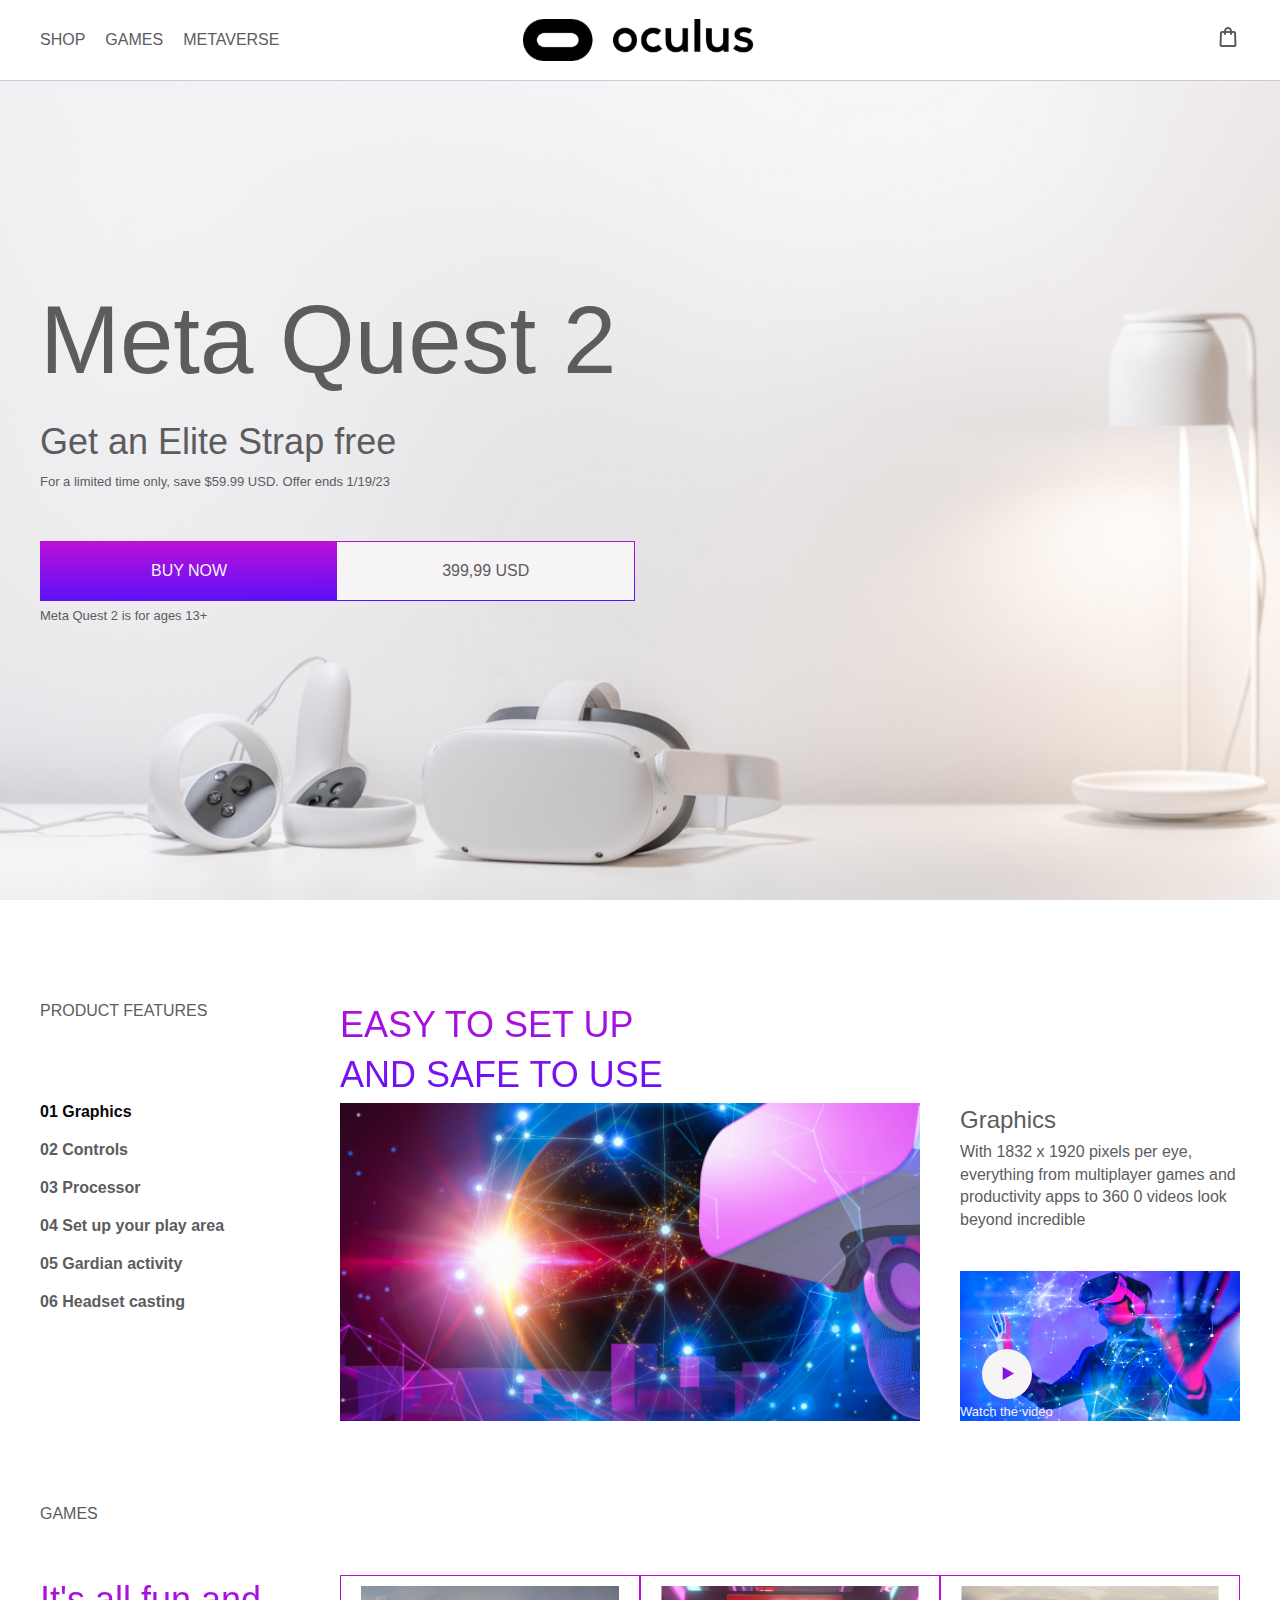
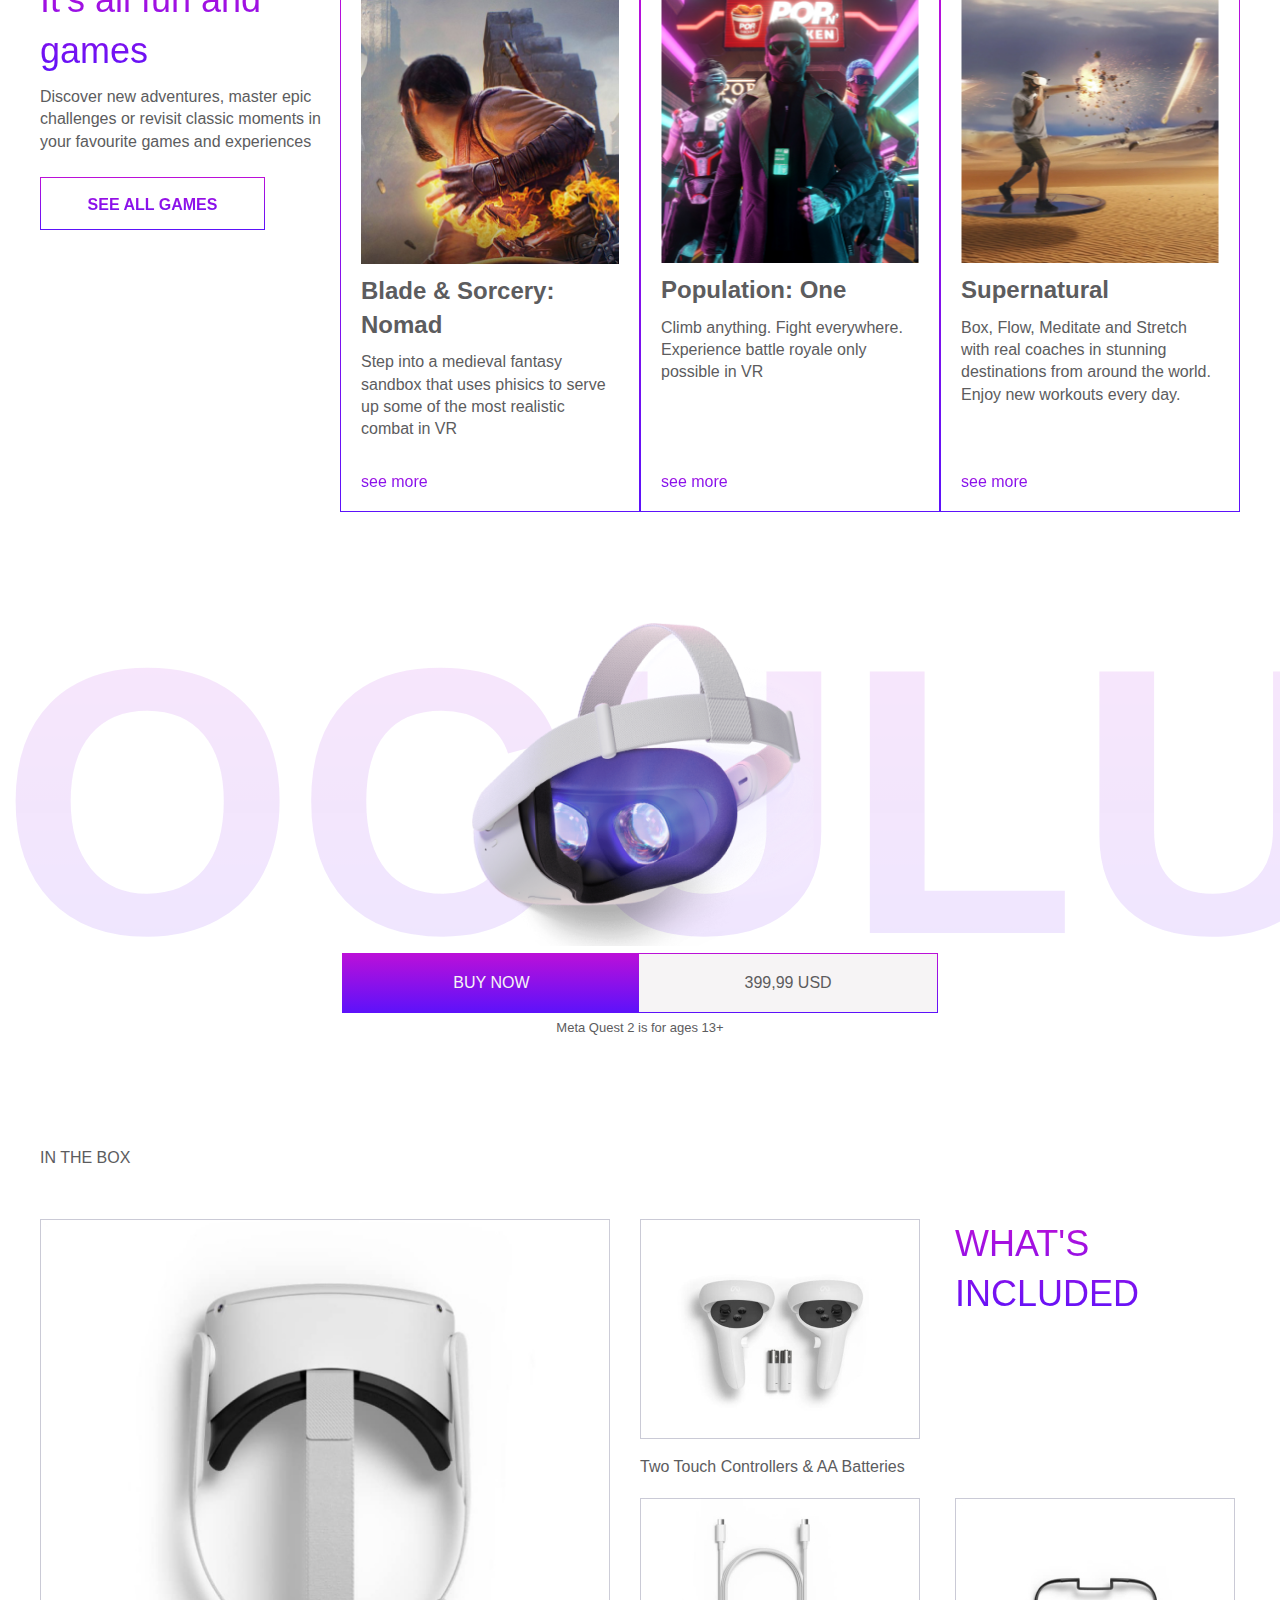
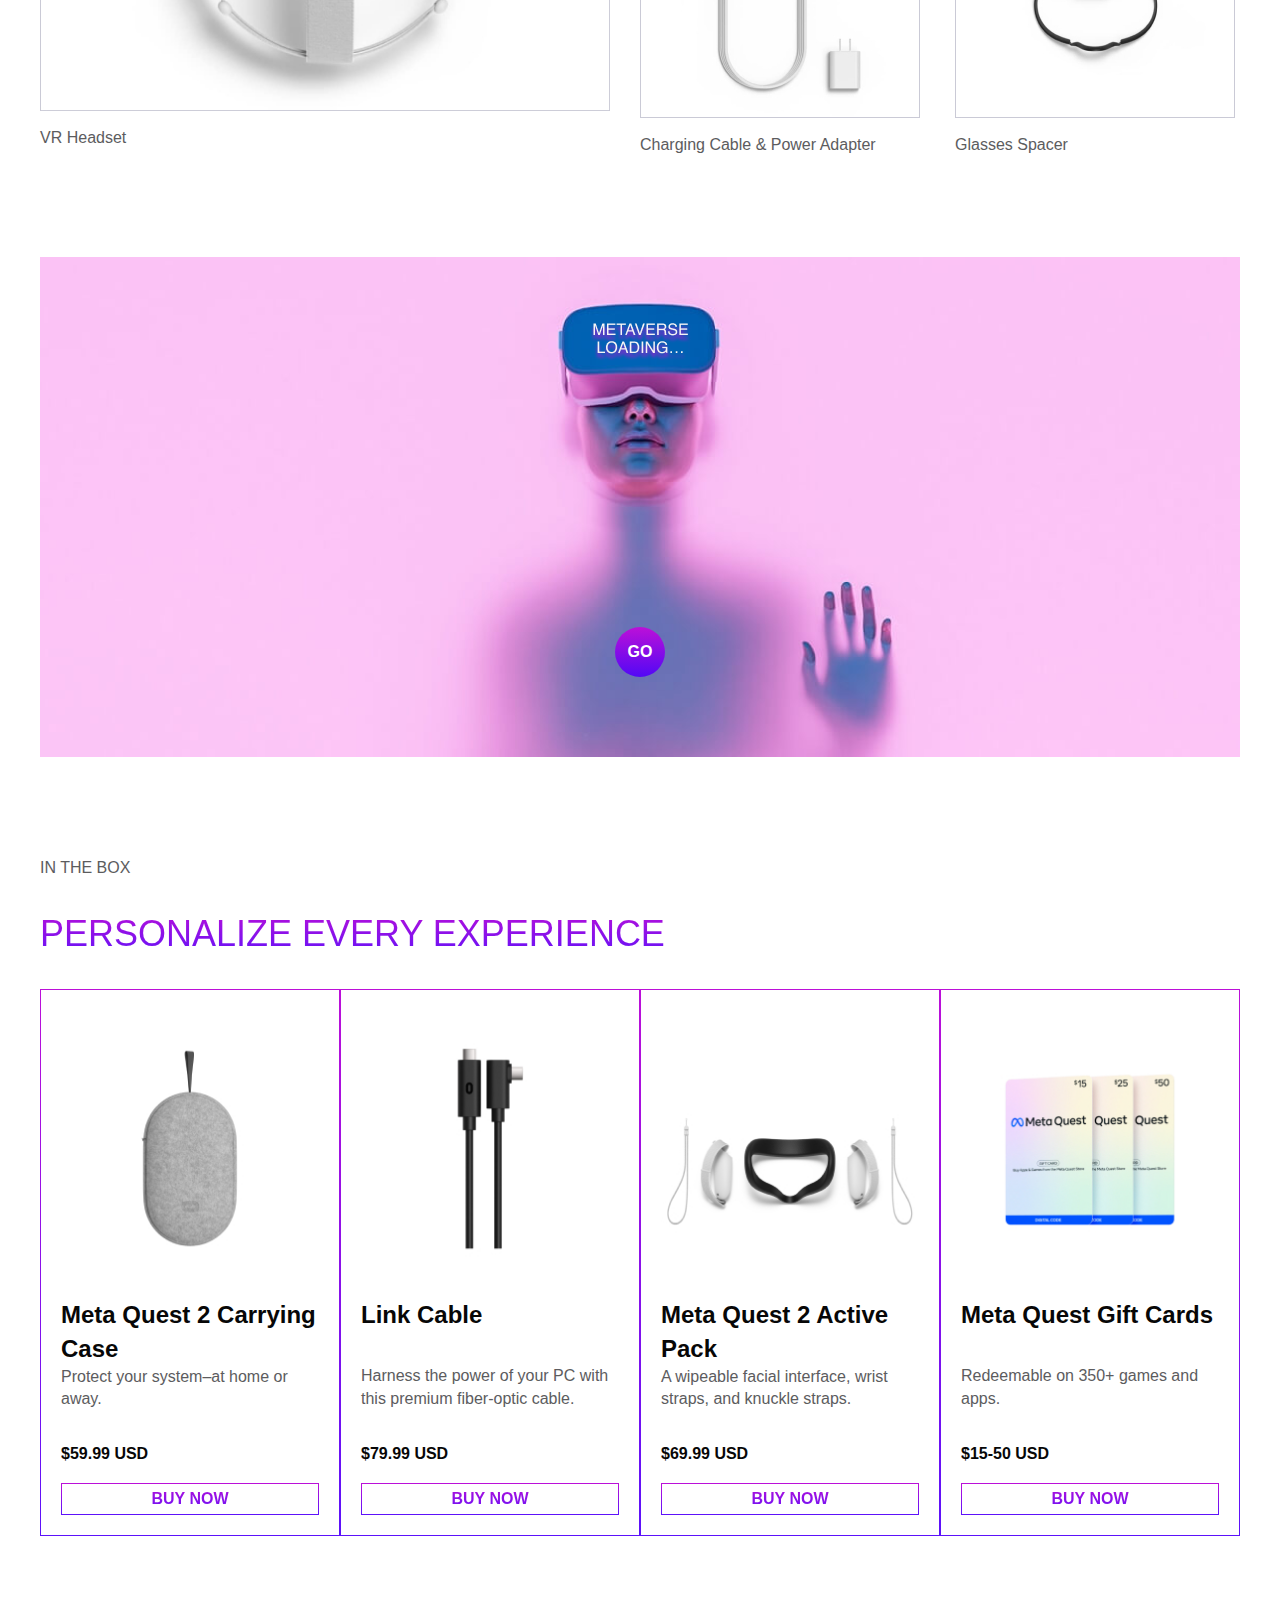
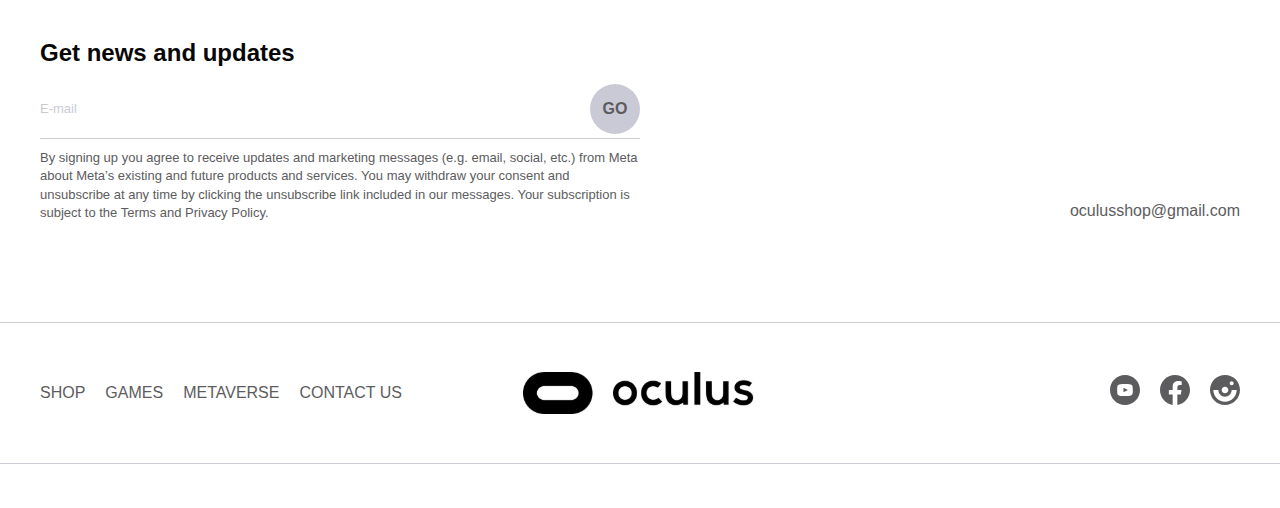
<file: Oculus-Site/index.html>
<!DOCTYPE html>
<html lang="ru">
<head>
  <meta charset="UTF-8">
  <meta name="viewport" content="width=device-width, initial-scale=1.0">
  <meta http-equiv="X-UA-Compatible" content="ie=edge">
  <title>Document</title>
  <link rel="stylesheet" href="css/reset.css">
  <link rel="stylesheet" href="css/style.css">
</head>
<body>
  
    <header class="header">
      <div class="container">
        <nav class="nav">
          <button class="menu-btn">
            <span></span>
            <span></span>
            <span></span>
          </button>
          <ul class="menu">
            <li class="menu__list"><a href="#" class="menu__link">SHOP</a></li>
            <li class="menu__list"><a href="#" class="menu__link">GAMES</a></li>
            <li class="menu__list"><a href="#" class="menu__link">METAVERSE</a></li>
          </ul>
          <a href="#" class="logo">
            <img src="images/logo.svg" alt="logo">
          </a>
          <a href="#" class="basket">
             <img src="images/basket.svg" alt="basket">
             <!-- <span>1</span> -->
          </a>
        </nav>
      </div>
    </header>
    <main class="main">
        <section class="top">
          <div class="container">
            <h1 class="title">Meta Quest 2</h1>
            <p class="subtitle">Get an Elite Strap free</p>
            <p class="top__text">For a limited time only, save $59.99 USD. Offer ends 1/19/23</p>
            <button class="buy-btn">
              <span class="buy-btn__text">BUY NOW</span>
              <span class="buy-btn__price">399,99 USD</span>
            </button>
            <p class="buy__text">Meta Quest 2 is for ages 13+</p>
          </div>
        </section>
        
          <section class="features">
            <div class="container">
            <div class="features__titles">
              <h2 class="features__title section-title">PRODUCT FEATURES</h2>
              <p class="features__text">Easy to set up and safe to use</p>
            </div>
            <div class="tabs">
              <div class="tabs__btn">
                <button class="tabs__btn-item tabs__btn-item--active" data-button="content-1">01 Graphics</button>
                <button class="tabs__btn-item" data-button="content-2">02 Controls</button>
                <button class="tabs__btn-item" data-button="content-3">03 Processor</button>
                <button class="tabs__btn-item" data-button="content-4">04 Set up your play area</button>
                <button class="tabs__btn-item" data-button="content-5">05 Gardian activity</button>
                <button class="tabs__btn-item" data-button="content-6">06 Headset casting</button>

              </div>
              <div class="tabs__content">
                <div class="tabs__content-item tabs__content-item--active" id="content-1">
                  <img src="images/content.jpg" alt="" class="tabs__content-img">
                  <div class="tabs__content-box">
                    <h3>Graphics</h3>
                    <p>With 1832 x 1920 pixels per eye, everything from multiplayer games and productivity apps to 360 0 videos look beyond incredible</p>
                  </div>
                  <div class="video">
                    <button class="video__btn">
                      <img src="images/play.svg" alt="">
                    </button>
                    <span>Watch the video</span>
                  </div>
                </div>
                <div class="tabs__content-item" id="content-2">                  <img src="images/content.jpg" alt="" class="tabs__content-img">
                  <div class="tabs__content-box">
                    <h3>Graphics</h3>
                    <p>With 1832 x 1920 pixels per eye, everything from multiplayer games and productivity apps to 360 0 videos look beyond incredible</p>
                  </div>
                  <div class="video">
                    <button class="video__btn">
                      <img src="images/play.svg" alt="">
                    </button>
                    <span>Watch the video</span>
                  </div></div>
                <div class="tabs__content-item" id="content-3">                  <img src="images/content.jpg" alt="" class="tabs__content-img">
                  <div class="tabs__content-box">
                    <h3>Graphics</h3>
                    <p>With 1832 x 1920 pixels per eye, everything from multiplayer games and productivity apps to 360 0 videos look beyond incredible</p>
                  </div>
                  <div class="video">
                    <button class="video__btn">
                      <img src="images/play.svg" alt="">
                    </button>
                    <span>Watch the video</span>
                  </div></div>
                <div class="tabs__content-item" id="content-4">                  <img src="images/content.jpg" alt="" class="tabs__content-img">
                  <div class="tabs__content-box">
                    <h3>Graphics</h3>
                    <p>With 1832 x 1920 pixels per eye, everything from multiplayer games and productivity apps to 360 0 videos look beyond incredible</p>
                  </div>
                  <div class="video">
                    <button class="video__btn">
                      <img src="images/play.svg" alt="">
                    </button>
                    <span>Watch the video</span>
                  </div></div>
                <div class="tabs__content-item" id="content-5">                  <img src="images/content.jpg" alt="" class="tabs__content-img">
                  <div class="tabs__content-box">
                    <h3>Graphics</h3>
                    <p>With 1832 x 1920 pixels per eye, everything from multiplayer games and productivity apps to 360 0 videos look beyond incredible</p>
                  </div>
                  <div class="video">
                    <button class="video__btn">
                      <img src="images/play.svg" alt="">
                    </button>
                    <span>Watch the video</span>
                  </div></div>
                <div class="tabs__content-item" id="content-6">                  <img src="images/content.jpg" alt="" class="tabs__content-img">
                  <div class="tabs__content-box">
                    <h3>Graphics</h3>
                    <p>With 1832 x 1920 pixels per eye, everything from multiplayer games and productivity apps to 360 0 videos look beyond incredible</p>
                  </div>
                  <div class="video">
                    <button class="video__btn">
                      <img src="images/play.svg" alt="">
                    </button>
                    <span>Watch the video</span>
                  </div>
                </div>
              </div>
            </div>
          </div>
          </section>
            
          <section class="game">
            <div class="container">
              <h2 class="section-title game__title">GAMES</h2>
              <div class="game__inner">
                <div class="game__descr">
                  <p class="game__descr-title">
                    It's all fun and games
                  </p>
                  <p class="game__descr-text">
                    Discover new adventures, master epic challenges or revisit classic moments in your favourite games and experiences
                  </p>
                  <a href="#" class="game__link">SEE ALL GAMES</a>
                </div>

                <div class="game__item">
                  <img src="images/game-1.jpg" alt="" class="game__item-img">
                  <h3 class="game__item-title">Blade & Sorcery: Nomad</h3>
                  <p class="game__item-text">
                    Step into a medieval fantasy sandbox that uses phisics to serve up some of the most realistic combat in VR
                  </p>
                  <a href="#" class="game__item-link">see more</a>
                </div>
                <div class="game__item">
                  <img src="images/game-2.jpg" alt="" class="game__item-img">
                  <h3 class="game__item-title">Population: One</h3>
                  <p class="game__item-text">
                    Climb anything. Fight everywhere. Experience battle royale only possible in VR
                  </p>
                  <a href="#" class="game__item-link">see more</a>
                </div>
                <div class="game__item">
                  <img src="images/game-3.jpg" alt="" class="game__item-img">
                  <h3 class="game__item-title">Supernatural</h3>
                  <p class="game__item-text">
                    Box, Flow, Meditate and Stretch with real coaches in stunning destinations from around the world. Enjoy new workouts every day.
                  </p>
                  <a href="#" class="game__item-link">see more</a>
                </div>
              </div>
            </div>
          </section>
          
            <div class="buy">
              <p class="buy__bg">OCULUS</p>
              <img src="images/oculus.png" alt="" class="buy_img">
              <button class="buy-btn">
                <span class="buy-btn__text">BUY NOW</span>
                <span class="buy-btn__price">399,99 USD</span>
              </button>
              <p class="buy__text">Meta Quest 2 is for ages 13+</p>
            </div>
            
            <section class="equipment">
              <div class="container">
                <h2 class="equipment__title section-title">IN THE BOX</h2>
                  <div class="equipment__box">
                    <div class="equipment__box-item equipment__box-item--one">
                      <img src="images/eq1.jpg" alt="" class="equipment__box-img">
                     <p class="equipment__box-text">
                      VR Headset
                     </p>
                    </div>
                    <div class="equipment__box-item">
                      <img src="images/eq2.jpg" alt="" class="equipment__box-img">
                     <p class="equipment__box-text">
                      Two Touch Controllers & AA Batteries
                     </p>
                    </div>
                    <div class="equipment__box-item">
                     <p class="equipment__box-title">
                      What's included
                     </p>
                    </div>
                    <div class="equipment__box-item">
                      <img src="images/eq3.jpg" alt="" class="equipment__box-img">
                     <p class="equipment__box-text">
                      Charging Cable & Power Adapter
                     </p>
                    </div>
                    <div class="equipment__box-item">
                      <img src="images/eq4.jpg" alt="" class="equipment__box-img">
                     <p class="equipment__box-text">
                      Glasses Spacer
                     </p>
                    </div>
                  </div>
              </div>
        </section>
        
        <div class="promo">
          <div class="container">
            <div class="promo__inner">
          <button class="promo__btn">GO</button>
            </div>
          </div>
        </div>
        
        <section class="accessories">
          <div class="container">
            <h2 class="accessories__title section-title">IN THE BOX</h2>
            <p class="accessories__text">
              Personalize every experience
            </p>
              <div class="accessories__items">
                <div class="accessories__item">
                  <img src="images/acc1.jpg" alt="" class="accessories__item-img">
                  <h3 class="accessories__item-title">
                    Meta Quest 2 Carrying Case
                  </h3>
                  <p class="accessories__item-text">
                    Protect your system–at home or away.
                  </p>
                  <p class="accessories__item-prise">
                    $59.99 USD
                  </p>
                  <button class="accessories__item-btn">
                    BUY NOW
                  </button>
                </div>
                <div class="accessories__item">
                  <img src="images/acc2.jpg" alt="" class="accessories__item-img">
                  <h3 class="accessories__item-title">
                    Link Cable
                  </h3>
                  <p class="accessories__item-text">
                    Harness the power of your PC with this premium fiber-optic cable.
                  </p>
                  <p class="accessories__item-prise">
                    $79.99 USD
                  </p>
                  <button class="accessories__item-btn">
                    BUY NOW
                  </button>
                </div>
                <div class="accessories__item">
                  <img src="images/acc3.jpg" alt="" class="accessories__item-img">
                  <h3 class="accessories__item-title">
                    Meta Quest 2 Active Pack
                  </h3>
                  <p class="accessories__item-text">
                    A wipeable facial interface, wrist straps, and knuckle straps.
                  </p>
                  <p class="accessories__item-prise">
                    $69.99 USD
                  </p>
                  <button class="accessories__item-btn">
                    BUY NOW
                  </button>
                </div>
                <div class="accessories__item">
                  <img src="images/acc4.jpg" alt="" class="accessories__item-img">
                  <h3 class="accessories__item-title">
                    Meta Quest Gift Cards
                  </h3>
                  <p class="accessories__item-text">
                    Redeemable on 350+ games and apps.
                  </p>
                  <p class="accessories__item-prise">
                    $15-50 USD
                  </p>
                  <button class="accessories__item-btn">
                    BUY NOW
                  </button>
                </div>
              </div>
          </div>
        </section>
        
        <section class="contacts">
          <div class="container">
            <h2 class="contacts__title">
              Get news and updates
            </h2>
            <div class="contacts__inner">
              <div class="contacts__form">
                <form class="form">
                  <input class="form__input" type="text" placeholder="E-mail">
                  <button class="form__btn" type="submit">go</button>
                </form>
                <p class="contacts__text">
                  By signing up you agree to receive updates and marketing messages (e.g. email, social, etc.) from Meta about Meta’s existing and future products and services.
                  You may withdraw your consent and unsubscribe at any time by clicking the unsubscribe link included in our messages.
                  Your subscription is subject to the Terms and Privacy Policy.
                </p>
              </div>
              <a href="mailto:oculusshop@gmail.com" class="contacts__email">oculusshop@gmail.com</a>
            </div>
          </div>
        </section>
      </main>
      <footer class="footer">
        <div class="container">
          <nav class="nav">
            <ul class="menu">
              <li class="menu__list"><a href="#" class="menu__list">SHOP</a></li>
              <li class="menu__list"><a href="#" class="menu__link">GAMES</a></li>
              <li class="menu__list"><a href="#" class="menu__link">METAVERSE</a></li>
              <li class="menu__list"><a href="#" class="menu__link">CONTACT US</a></li>
            </ul>
            <a href="#" class="logo">
              <img src="images/logo.svg" alt="logo">
            </a>
            <ul class="social">
               <li class="social__item">
                <a href="#" class="social__link">
                  <img src="images/youtube.svg" alt="">
                </a>
               </li>
               <li class="social__item">
                <a href="#" class="social__link">
                  <img src="images/facebook.svg" alt="">
                </a>
               </li>
               <li class="social__item">
                <a href="#" class="social__link">
                  <img src="images/instagram.svg" alt="">
                </a>
               </li>
            </ul>
          </nav>
        </div>
      </footer>



  <script src="js/main.js"></script>
</body>
</html>


<!-- https://www.youtube.com/watch?v=pIr6ACmdof4&t=6s -->
</file>
<file: Oculus-Site/css/style.css>
@font-face {
  font-family: 'Helvetica', sans-serif;
  src: url(../fonts/helvetica.woff2);
  font-style: normal;
  font-weight: 400;
}

@font-face {
  font-family: 'Helvetica-Bold', sans-serif;
  src: url(../fonts/helvetica-bold.woff2);
  font-style: normal;
  font-weight: 700;
}

html{
  box-sizing: border-box;
}

*,
*::before,
*::after{
  box-sizing: inherit;
}

a{
  color: inherit;
  text-decoration: none;
}

li{
  list-style: none;
}

img{
  max-width: 100%;
}

button {
  color: inherit;
  font-size: inherit;
  background-color: transparent;
  border: none;
  cursor: pointer;
  font-family: inherit;
  padding: 0;
}

.container {
  max-width: 1220px;
  padding: 0 10px;
  margin: 0 auto;
}

.section-title {
  text-transform: uppercase;
  font-weight: 400;
}

body {
  font-family: 'Helvetica', sans-serif;
  font-weight: 400;
  font-size: 16px;
  line-height: 1.4;
  color: #5c5c5e;
  min-width: 320px;
  overflow-x: hidden;
}

.header {
  border-bottom: 1px solid #CACAD6;
}

.nav {
  display: grid;
  grid-template-columns: repeat(3, 1fr);
  align-items: center;
  height: 80px;
}

.menu-btn {
  display: none;
  width: 40px;
  height: 30px;
  flex-direction: column;
  justify-content: space-between;
}

.menu-btn span {
  width: 100%;
  height: 2px;
  background-color: #000;
}

.menu {
  display: flex;
  gap: 0 20px;
}

.logo {
  justify-self: center;
  display: flex;
  gap: 0 20px;
}

.basket {
  position: relative;
  justify-self: end;
}

.basket span {
  font-size: 11px;
  width: 15px;
  height: 15px;
  background-color: #000;
  border-radius: 50%;
  color: #fff;
  position: absolute;
  display: flex;
  align-items: center;
  justify-content: center;
  bottom: 0;
  right: -2px;
}

.top {
  min-height: calc(100vh - 81px);
  background-image: url(../images/top-bg.jpg);
  background-repeat: no-repeat;
  background-size: cover;
  background-position: bottom center;
}

.title {
  padding-top: 16%;
  font-size: 96px;
  margin-bottom: 10px;
  font-weight: 400;
}

.subtitle {
  font-size: 36px;
  margin-bottom: 5px;
}

.top__text {
  font-size: 13px;
  margin-bottom: 50px;
}

.buy__text {
  padding-top: 6px;
  font-size: 13px;
}

.buy-btn {
  cursor: pointer;
  border: none;
  background: linear-gradient(180deg, #BC10D8 0%, rgba(80, 0, 250, 0.93) 100%);
  display: flex;
  padding: 0;
  text-transform: uppercase;
  padding: 1px;
}

.buy-btn__text {
  color: #f6f4f5;
  padding: 20px 110px;
  text-transform: uppercase;
}

.buy-btn__price {
  background-color: #f6f4f5;
  padding: 20px 105px;
}

.features {
  padding: 100px 0;
}

.features__titles {
  display: flex;
}

.features__title {
  flex-basis: 300px;
  padding-right: 20px;
}

.features__text {
  max-width: 330px;
  text-transform: uppercase;
  font-size: 36px;
  margin-bottom: 2px;
  background: linear-gradient(180deg, #BC10D8 0%, rgba(80, 0, 250, 0.93) 100%);
  -webkit-background-clip: text;
  -webkit-text-fill-color: transparent;
}

.tabs {
  display: grid;
  grid-template-columns: 300px auto;
}

.tabs__btn {
  display: flex;
  flex-direction: column;
  align-items: start;
}

.tabs__btn-item {
  font-weight: 700;
  margin-bottom: 20px;
}

.tabs__btn-item--active {
  color: #070707;
}

.tabs__content {
  position: relative;
  min-height: 300px;
}

.tabs__content-item {
  display: grid;
  grid-template-columns: auto 280px;
  grid-template-rows: auto 150px;
  gap: 40px;
  opacity: 0;
  position: absolute;
  transition: opacity .3s ease;
}

.tabs__content-item--active {
  opacity: 1;
}

.tabs__content-img {
  grid-row: 1/-1;
  align-self: stretch;
  object-fit: cover;
}

.tabs__content-item h3 {
  font-weight: 400;
  font-size: 24px;
  margin-bottom: 5px;
}

.video {
  width: 280px;
  height: 150px;
  background-image: url(../images/content-bg.jpg);
  background-repeat: no-repeat;
  background-position: center;
  background-size: cover;
  display: flex;
  flex-direction: column;
  justify-content: end;
  align-items: start;
}

.video__btn {
  margin-left: 22px;
}

.video span {
  font-size: 13px;
  color: #f6f4f5;
}

.game {
  margin-bottom: 100px;
}

.game__title {
  margin-bottom: 50px;
}

.game__inner {
  display: grid;
  grid-template-columns: repeat(4, 1fr);
}

.game__descr {
  padding-right: 10px;
}

.game__descr-title {
background: var(--gradient, linear-gradient(180deg, #BC10D8 0%, rgba(80, 0, 250, 0.93) 100%));
background-clip: text;
-webkit-background-clip: text;
-webkit-text-fill-color: transparent;
font-size: 36px;
margin-bottom: 10px;
}

.game__descr-text {
  margin-bottom: 24px;
}

.game__link {
  display: inline-block;
  background: var(--gradient, linear-gradient(180deg, #BC10D8 0%, rgba(80, 0, 250, 0.93) 100%));
background-clip: text;
-webkit-background-clip: text;
-webkit-text-fill-color: transparent;
font-weight: 700;
text-transform: uppercase;
padding: 16px 15px 12px;
width: 225px;
text-align: center;
border: 1px solid;
border-image: var(--gradient, linear-gradient(180deg, #BC10D8 0%, rgba(80, 0, 250, 0.93) 100%) 1);
}

.game__item {
  border: 1px solid;
  border-image: var(--gradient, linear-gradient(180deg, #BC10D8 0%, rgba(80, 0, 250, 0.93) 100%) 1);
  padding: 10px 20px 18px;
  display: flex;
  flex-direction: column;
}

.game__item-img {
  margin-bottom: 10px;
}

.game__item-title {
  font-size: 24px;
  margin-bottom: 10px;
}

.game__item-text {
  margin-bottom: 30px;
}

.game__item-link {
  background: var(--gradient, linear-gradient(180deg, #BC10D8 0%, rgba(80, 0, 250, 0.93) 100%));
background-clip: text;
-webkit-background-clip: text;
-webkit-text-fill-color: transparent;
  margin-top: auto;
}

.buy {
  margin-bottom: 110px;
  text-align: center;
  position: relative;
  overflow-x: hidden;
}

.buy__img {
  margin-bottom: 30px;
}

.buy .buy-btn {
  margin: 0 auto;
}

.buy__bg {
  opacity: 0.1;
background: var(--gradient, linear-gradient(180deg, #BC10D8 0%, rgba(80, 0, 250, 0.93) 100%));
background-clip: text;
-webkit-background-clip: text;
-webkit-text-fill-color: transparent;

/* H00 */
font-weight: 700;
font-size: 380px;
line-height: 380px;
position: absolute;
z-index: -1;
animation: line-text 6s linear 1s infinite;
}

@keyframes line-text {
  from{
    transform: translateX(115%);
    transform-origin: left center;
  }
  to{
    transform: translateX(-115%);
    transform-origin: right center;
  }
}

.equipment{
  margin-bottom: 100px;
}

.equipment__title{
  margin-bottom: 50px;
}

.equipment__box{
  display: grid;
  grid-template-columns: 2fr 1fr 1fr;
  grid-template-rows: repeat(2, 1fr);
  gap: 20px 30px;
}

.equipment__box-img{
  margin-bottom: 10px;
}

.equipment__box-title{
  background: var(--gradient, linear-gradient(180deg, #BC10D8 0%, rgba(80, 0, 250, 0.93) 100%));
background-clip: text;
-webkit-background-clip: text;
-webkit-text-fill-color: transparent;
font-size: 36px;
line-height: 50px;
text-transform: uppercase;
}

.equipment__box-item--one{
  grid-row: 1/-1;
}

.promo{
  margin-bottom: 100px;
}

.promo__inner{
  background-image: url(../images/promo.jpg);
  min-height: 500px;
  background-size: cover;
  background-repeat: no-repeat;
  background-position: center;
  text-align: center;
  position: relative;
}

.promo__btn{
  font-weight: 700;
  color: #ffffff;
  background: var(--gradient, linear-gradient(180deg, #BC10D8 0%, rgba(80, 0, 250, 0.93) 100%));
  border-radius: 50%;
  width: 50px;
  height: 50px;
  display: flex;
  justify-content: center;
  align-items: center;
  position: absolute;
  bottom: 80px;
  left: 0;
  right: 0;
  margin: 0 auto;
}

.accessories {
  margin-bottom: 100px;
}

.accessories__title {
  margin-bottom: 30px;
}

.accessories__text {
  margin-bottom: 30px;
  background: var(--gradient, linear-gradient(180deg, #BC10D8 0%, rgba(80, 0, 250, 0.93) 100%));
  background-clip: text;
  -webkit-background-clip: text;
  -webkit-text-fill-color: transparent;
  font-size: 36px;
  text-transform: uppercase;
}

.accessories__items {
  display: grid;
  grid-template-columns: repeat(4, 1fr);
}

.accessories__item {
  padding: 20px;
  border: 1px solid;
  border-image: var(--gradient, linear-gradient(180deg, #BC10D8 0%, rgba(80, 0, 250, 0.93) 100%) 1);
  display: flex;
  flex-direction: column;
  justify-content: space-between;
}

.accessories__item-img {
  margin-bottom: 10px;
}

.accessories__item-title {
  font-size: 24px;
  color: #070707;
  min-height: 67px;
}

.accessories__item-text {
  margin-bottom: 35px;
  margin-top: auto;
}

.accessories__item-prise {
  font-weight: 700;
  line-height: 18px;
  color: #070707;
  margin-bottom: 20px;
  margin-bottom: 20px;
  margin-top: auto;
}

.accessories__item-btn {
  border: 1px solid;
  border-image: var(--gradient, linear-gradient(180deg, #BC10D8 0%, rgba(80, 0, 250, 0.93) 100%) 1);
  padding: 6px;
  font-weight: 700;
  background: var(--gradient, linear-gradient(180deg, #BC10D8 0%, rgba(80, 0, 250, 0.93) 100%));
  background-clip: text;
  -webkit-background-clip: text;
  -webkit-text-fill-color: transparent;
  text-align: center;
  width: 100%;
}

.contacts {
  margin-bottom: 100px;
}

.contacts__title {
  font-size: 24px;
  line-height: 33px;
  color: #070707;
  margin-bottom: 10px;
}

.contacts__inner {
  display: flex;
  justify-content: space-between;
  align-items: end;
}

.contacts__form {
  flex-basis: 600px;
}

.contacts__text {
  font-size: 13px;
}

.form {
  margin-bottom: 10px;
  position: relative;
}

.form__input {
  width: 100%;
  border: none;
  border-bottom: 1px solid #cacad6;
  padding: 22px 70px 22px 0;
}

.form__input::placeholder {
  font-family: 'Helvetica';
  font-style: normal;
  font-weight: 400;
  font-size: 13px;
  line-height: 18px;
  color: #cacad6;
}

.form__btn {
  width: 50px;
  height: 50px;
  background-color: #cacad6;
  text-transform: uppercase;
  font-weight: 700;
  color: #5c5c5e;
  border-radius: 50%;
  position: absolute;
  right: 0;
  bottom: 5px;
}

.footer {
  border-top: 1px solid #cacad6;
  border-bottom: 1px solid #cacad6;
  margin-bottom: 44px;
  padding: 30px 0;
}

.social {
  display: flex;
  gap: 20px;
  justify-self: end;
}

@media (max-width:1140px) {
  .footer .menu {
    display: none;
  }
  .footer .nav {
    display: flex;
    justify-content: space-between;
  }
}

@media (max-width:992px) {
  .tabs {
   display: block;
  }
  .tabs__btn {
    display: block;
    column-count: 2;
  }
  .tabs__btn-item {
    display: block;
  }
  .game__inner {
    grid-template-columns: repeat(2, 1fr);
    gap: 25px;
  }
  .accessories__items {
    display: grid;
    grid-template-columns: repeat(2, 1fr);
    gap: 30px;
  }
}

@media (max-width:820px) {
  .equipment__box {
   grid-template-columns: 1fr 1fr 1fr;
  }
  .contacts__inner {
    display: block;
  }
  .contacts__form {
    margin-bottom: 20px;
  }
  .menu-btn {
    display: flex;
  }
  .menu {
    transform: translateX(-100%);
    transition: transform 1s;
    position: absolute;
    top: 80px;
    left: 0;
    right: 0;
    width: 320px;
    background-color: #000;
    color: #fff;
    padding: 100px 0;
    flex-direction: column;
    align-items: center;
  }
  .menu.menu--active {
    transform: translateX(0%);
  }
  .menu__link {
    font-size: 24px;
    padding: 10px 0;
    display: inline-block;
  }
}

@media (max-width:768px) {
   .title {
    font-size: 66px;
   }
   .subtitle {
    font-size: 24px;
   }
}

@media (max-width:640px) {
  .buy-btn {
    flex-direction: column;
    margin: 0 auto;
  }
  .top {
    text-align: center;
  }
}

@media (max-width:568px) {
  .features__titles {
    display: block;
  }
  .tabs__content-item {
    display: block;
    height: 0;
    position: relative;
  }
  .tabs__content-item--active {
    height: auto;
  }
  .video {
    width: auto;
    height: 250px;
    margin-top: 20px;
  }
  .game__inner {
    grid-template-columns: repeat(1, 1fr);
    gap: 25px;
  }
  .equipment__box {
    display: block;
  }
  .equipment__box-img {
    width: 100%;
  }
  .equipment__box-text{
    margin-bottom: 10px;
  }
  .accessories__items {
    grid-template-columns: repeat(1, 1fr);
    gap: 20px;
  }
  .accessories__text {
    font-size: 28px;
  }
  .nav {
    grid-template-columns: 1fr 2fr 1fr;
  }
  .footer .nav {
    flex-direction: column;
    height: auto;
  }
  .social {
    order: -1;
    margin-bottom: 20px;
    gap: 30px;
  }
}

@media (max-width:420px) {
  .title {
   font-size: 48px;
  }
  .subtitle {
   font-size: 20px;
  }
  .tabs__btn {
    column-count: 1;
  }
  .features__text {
    font-size: 32px;
  }
  .menu {
    width: 100%;
  }
}
</file>
